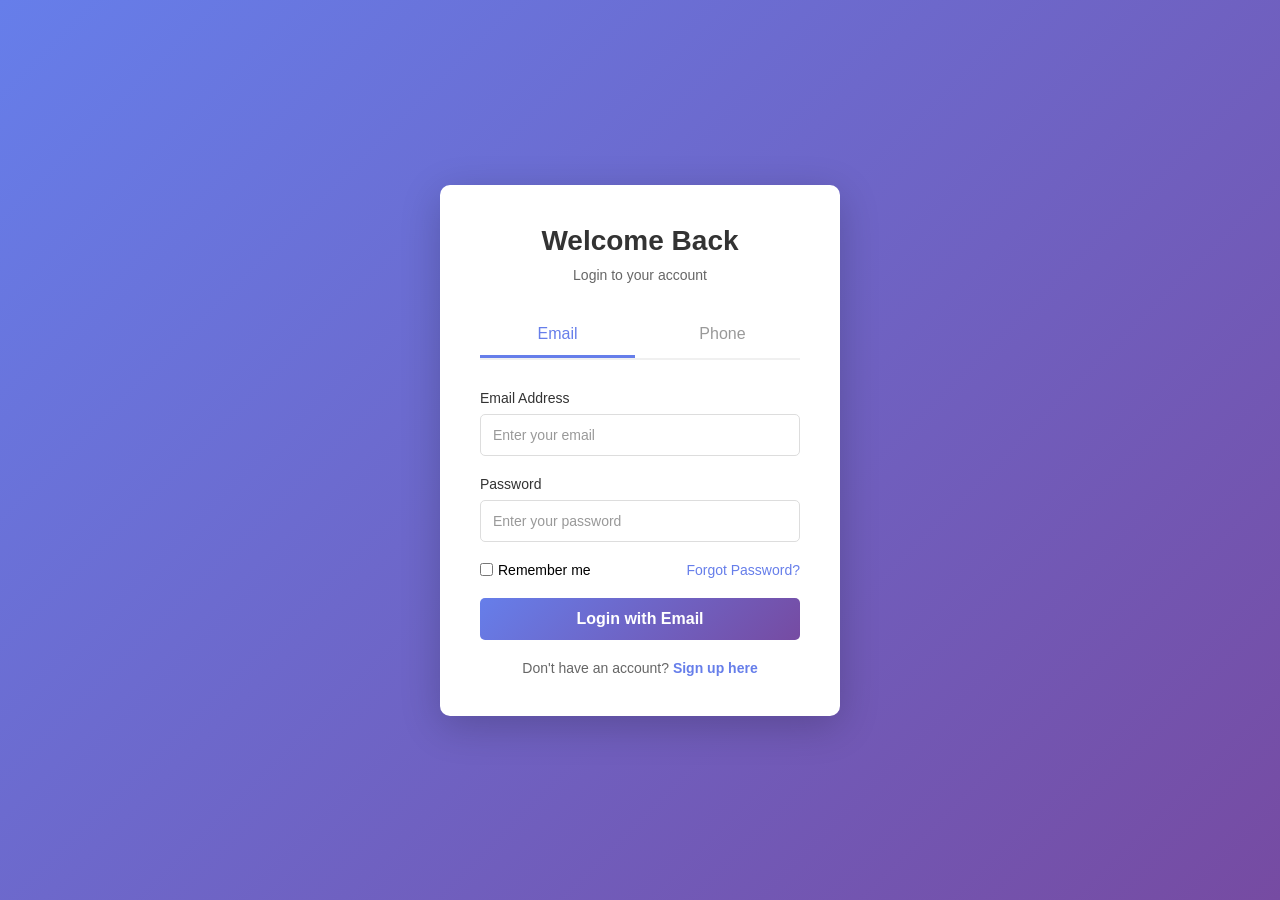
<file: index.html>
<!DOCTYPE html>
<html lang="en">
<head>
    <meta charset="UTF-8">
    <meta name="viewport" content="width=device-width, initial-scale=1.0">
    <title>Login - Phone & Email</title>
    <style>
        * {
            margin: 0;
            padding: 0;
            box-sizing: border-box;
        }

        body {
            font-family: 'Segoe UI', Tahoma, Geneva, Verdana, sans-serif;
            background: linear-gradient(135deg, #667eea 0%, #764ba2 100%);
            min-height: 100vh;
            display: flex;
            justify-content: center;
            align-items: center;
            padding: 20px;
        }

        .container {
            background: white;
            border-radius: 10px;
            box-shadow: 0 10px 40px rgba(0, 0, 0, 0.2);
            max-width: 400px;
            width: 100%;
            padding: 40px;
        }

        .header {
            text-align: center;
            margin-bottom: 30px;
        }

        .header h1 {
            color: #333;
            font-size: 28px;
            margin-bottom: 10px;
        }

        .header p {
            color: #666;
            font-size: 14px;
        }

        .tabs {
            display: flex;
            gap: 10px;
            margin-bottom: 30px;
            border-bottom: 2px solid #f0f0f0;
        }

        .tab-btn {
            flex: 1;
            padding: 12px;
            border: none;
            background: none;
            cursor: pointer;
            font-size: 16px;
            color: #999;
            border-bottom: 3px solid transparent;
            transition: all 0.3s ease;
            font-weight: 500;
        }

        .tab-btn.active {
            color: #667eea;
            border-bottom-color: #667eea;
        }

        .form-group {
            margin-bottom: 20px;
        }

        .form-group label {
            display: block;
            margin-bottom: 8px;
            color: #333;
            font-weight: 500;
            font-size: 14px;
        }

        .form-group input {
            width: 100%;
            padding: 12px;
            border: 1px solid #ddd;
            border-radius: 5px;
            font-size: 14px;
            transition: border-color 0.3s ease;
        }

        .form-group input:focus {
            outline: none;
            border-color: #667eea;
            box-shadow: 0 0 0 3px rgba(102, 126, 234, 0.1);
        }

        .form-group input::placeholder {
            color: #999;
        }

        .remember-forgot {
            display: flex;
            justify-content: space-between;
            align-items: center;
            margin-bottom: 20px;
            font-size: 14px;
        }

        .remember-forgot a {
            color: #667eea;
            text-decoration: none;
            transition: color 0.3s ease;
        }

        .remember-forgot a:hover {
            color: #764ba2;
        }

        .checkbox {
            display: flex;
            align-items: center;
            gap: 5px;
        }

        .checkbox input {
            width: auto;
            cursor: pointer;
        }

        .login-btn {
            width: 100%;
            padding: 12px;
            background: linear-gradient(135deg, #667eea 0%, #764ba2 100%);
            color: white;
            border: none;
            border-radius: 5px;
            font-size: 16px;
            font-weight: 600;
            cursor: pointer;
            transition: transform 0.2s ease, box-shadow 0.2s ease;
        }

        .login-btn:hover {
            transform: translateY(-2px);
            box-shadow: 0 5px 20px rgba(102, 126, 234, 0.4);
        }

        .login-btn:active {
            transform: translateY(0);
        }

        .signup-link {
            text-align: center;
            margin-top: 20px;
            font-size: 14px;
            color: #666;
        }

        .signup-link a {
            color: #667eea;
            text-decoration: none;
            font-weight: 600;
            transition: color 0.3s ease;
        }

        .signup-link a:hover {
            color: #764ba2;
        }

        .tab-content {
            display: none;
        }

        .tab-content.active {
            display: block;
        }

        .error-message {
            color: #e74c3c;
            font-size: 13px;
            margin-top: 5px;
            display: none;
        }

        .success-message {
            color: #27ae60;
            font-size: 13px;
            margin-top: 5px;
            display: none;
        }
    </style>
</head>
<body>
    <div class="container">
        <div class="header">
            <h1>Welcome Back</h1>
            <p>Login to your account</p>
        </div>

        <div class="tabs">
            <button class="tab-btn active" data-tab="email">Email</button>
            <button class="tab-btn" data-tab="phone">Phone</button>
        </div>

        <!-- Email Login Form -->
        <div id="email" class="tab-content active">
            <form id="emailForm">
                <div class="form-group">
                    <label for="email">Email Address</label>
                    <input 
                        type="email" 
                        id="email" 
                        name="email" 
                        placeholder="Enter your email"
                        required
                    >
                    <div class="error-message" id="emailError"></div>
                </div>

                <div class="form-group">
                    <label for="password">Password</label>
                    <input 
                        type="password" 
                        id="password" 
                        name="password" 
                        placeholder="Enter your password"
                        required
                    >
                    <div class="error-message" id="passwordError"></div>
                </div>

                <div class="remember-forgot">
                    <label class="checkbox">
                        <input type="checkbox" name="remember">
                        Remember me
                    </label>
                    <a href="#forgot">Forgot Password?</a>
                </div>

                <button type="submit" class="login-btn">Login with Email</button>
            </form>
        </div>

        <!-- Phone Login Form -->
        <div id="phone" class="tab-content">
            <form id="phoneForm">
                <div class="form-group">
                    <label for="phone">Phone Number</label>
                    <input 
                        type="tel" 
                        id="phone" 
                        name="phone" 
                        placeholder="+1 (555) 000-0000"
                        required
                    >
                    <div class="error-message" id="phoneError"></div>
                </div>

                <div class="form-group">
                    <label for="otp">OTP (One-Time Password)</label>
                    <input 
                        type="text" 
                        id="otp" 
                        name="otp" 
                        placeholder="Enter 6-digit OTP"
                        maxlength="6"
                        required
                    >
                    <div class="error-message" id="otpError"></div>
                </div>

                <div class="remember-forgot">
                    <label class="checkbox">
                        <input type="checkbox" name="rememberPhone">
                        Remember this device
                    </label>
                </div>

                <button type="submit" class="login-btn">Login with Phone</button>
                <p style="text-align: center; margin-top: 15px; font-size: 13px; color: #999;">
                    <a href="#resend" style="color: #667eea; text-decoration: none;">Resend OTP</a>
                </p>
            </form>
        </div>

        <div class="signup-link">
            Don't have an account? <a href="#signup">Sign up here</a>
        </div>
    </div>

    <script>
        // Tab switching
        const tabButtons = document.querySelectorAll('.tab-btn');
        const tabContents = document.querySelectorAll('.tab-content');

        tabButtons.forEach(btn => {
            btn.addEventListener('click', () => {
                const tabName = btn.getAttribute('data-tab');
                
                tabButtons.forEach(b => b.classList.remove('active'));
                tabContents.forEach(content => content.classList.remove('active'));
                
                btn.classList.add('active');
                document.getElementById(tabName).classList.add('active');
            });
        });

        // Email form validation
        const emailForm = document.getElementById('emailForm');
        emailForm.addEventListener('submit', (e) => {
            e.preventDefault();
            
            const email = document.getElementById('email').value;
            const password = document.getElementById('password').value;
            const emailError = document.getElementById('emailError');
            const passwordError = document.getElementById('passwordError');
            
            emailError.style.display = 'none';
            passwordError.style.display = 'none';
            
            let isValid = true;
            
            if (!email || !email.includes('@')) {
                emailError.textContent = 'Please enter a valid email';
                emailError.style.display = 'block';
                isValid = false;
            }
            
            if (!password || password.length < 6) {
                passwordError.textContent = 'Password must be at least 6 characters';
                passwordError.style.display = 'block';
                isValid = false;
            }
            
            if (isValid) {
                alert('Email Login: ' + email);
                // Here you would send data to your backend
            }
        });

        // Phone form validation
        const phoneForm = document.getElementById('phoneForm');
        phoneForm.addEventListener('submit', (e) => {
            e.preventDefault();
            
            const phone = document.getElementById('phone').value;
            const otp = document.getElementById('otp').value;
            const phoneError = document.getElementById('phoneError');
            const otpError = document.getElementById('otpError');
            
            phoneError.style.display = 'none';
            otpError.style.display = 'none';
            
            let isValid = true;
            
            if (!phone || phone.length < 10) {
                phoneError.textContent = 'Please enter a valid phone number';
                phoneError.style.display = 'block';
                isValid = false;
            }
            
            if (!otp || otp.length !== 6) {
                otpError.textContent = 'Please enter a valid 6-digit OTP';
                otpError.style.display = 'block';
                isValid = false;
            }
            
            if (isValid) {
                alert('Phone Login: ' + phone + ' with OTP: ' + otp);
                // Here you would send data to your backend
            }
        });
    </script>
</body>
</html>
</file>
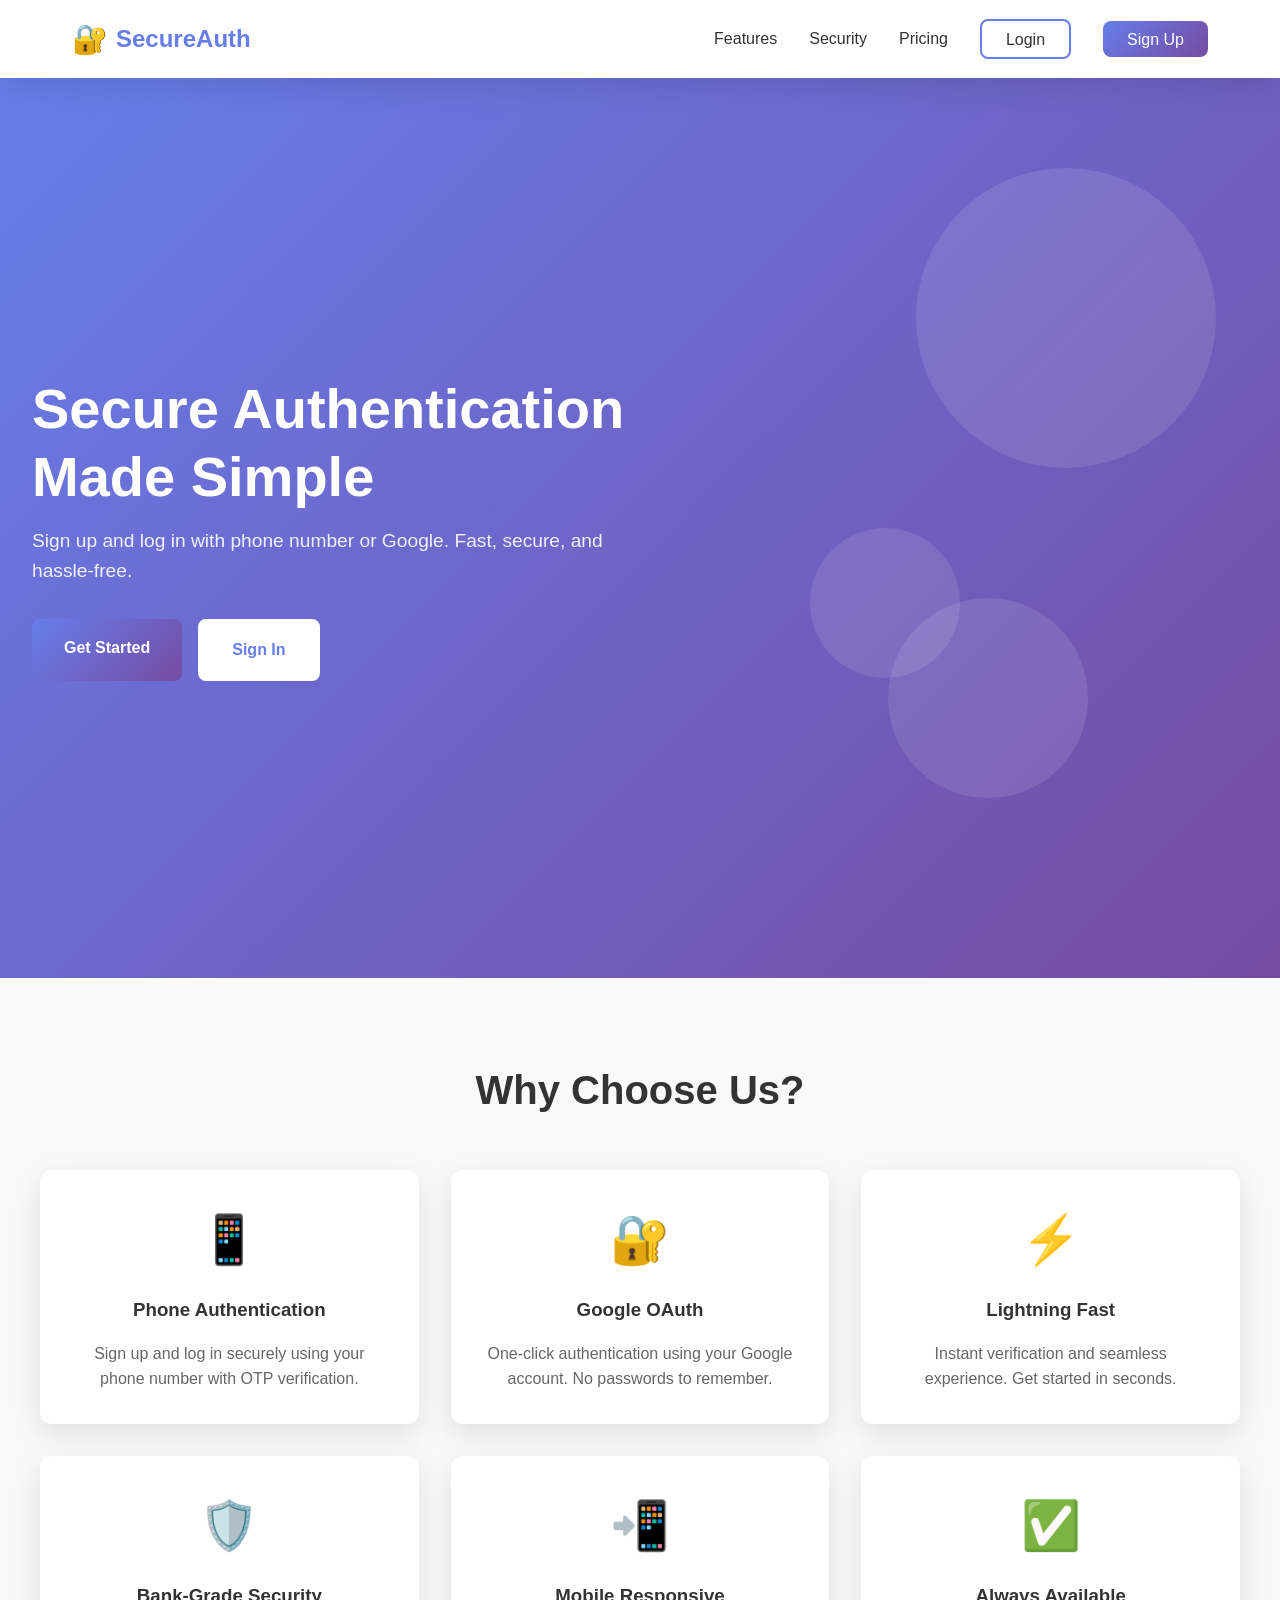
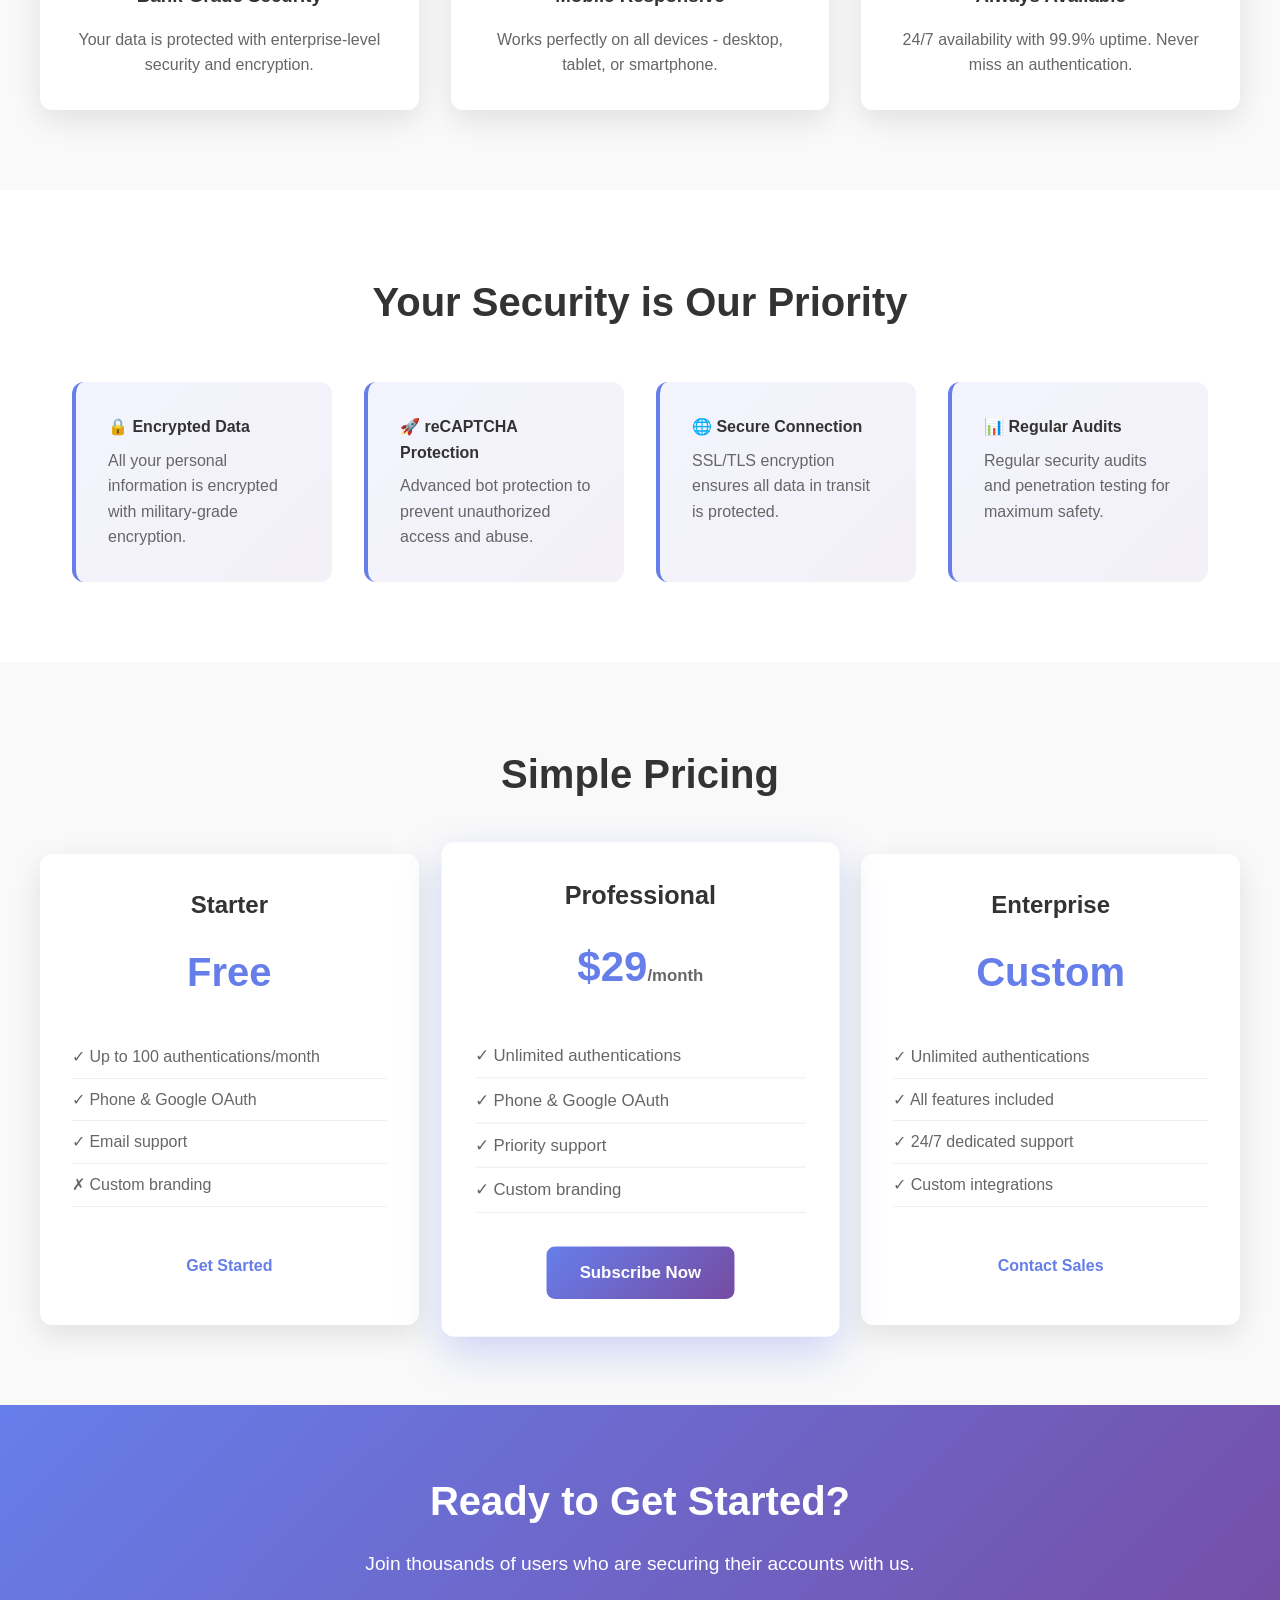
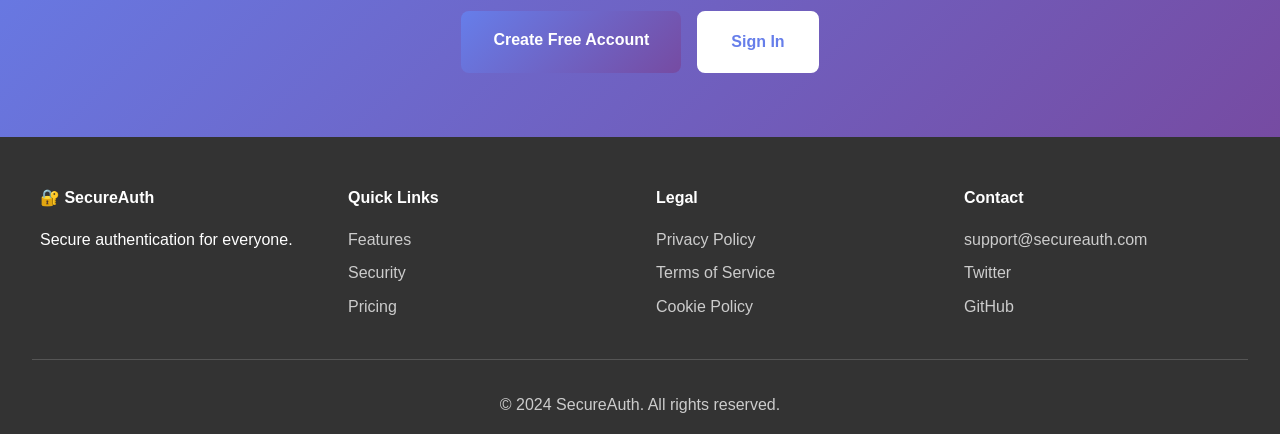
<file: landing.html>
<!DOCTYPE html>
<html lang="en">
<head>
    <meta charset="UTF-8">
    <meta name="viewport" content="width=device-width, initial-scale=1.0">
    <title>Secure Authentication - Welcome</title>
    <link rel="stylesheet" href="landing.css">
</head>
<body>
    <!-- Navigation -->
    <nav class="navbar">
        <div class="nav-container">
            <div class="nav-logo">
                <span class="logo-icon">🔐</span>
                <span>SecureAuth</span>
            </div>
            <ul class="nav-menu">
                <li><a href="#features">Features</a></li>
                <li><a href="#security">Security</a></li>
                <li><a href="#pricing">Pricing</a></li>
                <li><a href="index.html" class="nav-btn login-btn">Login</a></li>
                <li><a href="signup.html" class="nav-btn signup-btn">Sign Up</a></li>
            </ul>
        </div>
    </nav>

    <!-- Hero Section -->
    <section class="hero">
        <div class="hero-content">
            <h1>Secure Authentication Made Simple</h1>
            <p>Sign up and log in with phone number or Google. Fast, secure, and hassle-free.</p>
            <div class="hero-buttons">
                <a href="signup.html" class="btn btn-primary-lg">Get Started</a>
                <a href="index.html" class="btn btn-secondary-lg">Sign In</a>
            </div>
        </div>
        <div class="hero-image">
            <div class="circle circle-1"></div>
            <div class="circle circle-2"></div>
            <div class="circle circle-3"></div>
        </div>
    </section>

    <!-- Features Section -->
    <section class="features" id="features">
        <h2>Why Choose Us?</h2>
        <div class="features-grid">
            <div class="feature-card">
                <div class="feature-icon">📱</div>
                <h3>Phone Authentication</h3>
                <p>Sign up and log in securely using your phone number with OTP verification.</p>
            </div>
            <div class="feature-card">
                <div class="feature-icon">🔐</div>
                <h3>Google OAuth</h3>
                <p>One-click authentication using your Google account. No passwords to remember.</p>
            </div>
            <div class="feature-card">
                <div class="feature-icon">⚡</div>
                <h3>Lightning Fast</h3>
                <p>Instant verification and seamless experience. Get started in seconds.</p>
            </div>
            <div class="feature-card">
                <div class="feature-icon">🛡️</div>
                <h3>Bank-Grade Security</h3>
                <p>Your data is protected with enterprise-level security and encryption.</p>
            </div>
            <div class="feature-card">
                <div class="feature-icon">📲</div>
                <h3>Mobile Responsive</h3>
                <p>Works perfectly on all devices - desktop, tablet, or smartphone.</p>
            </div>
            <div class="feature-card">
                <div class="feature-icon">✅</div>
                <h3>Always Available</h3>
                <p>24/7 availability with 99.9% uptime. Never miss an authentication.</p>
            </div>
        </div>
    </section>

    <!-- Security Section -->
    <section class="security" id="security">
        <div class="security-content">
            <h2>Your Security is Our Priority</h2>
            <div class="security-points">
                <div class="security-item">
                    <h4>🔒 Encrypted Data</h4>
                    <p>All your personal information is encrypted with military-grade encryption.</p>
                </div>
                <div class="security-item">
                    <h4>🚀 reCAPTCHA Protection</h4>
                    <p>Advanced bot protection to prevent unauthorized access and abuse.</p>
                </div>
                <div class="security-item">
                    <h4>🌐 Secure Connection</h4>
                    <p>SSL/TLS encryption ensures all data in transit is protected.</p>
                </div>
                <div class="security-item">
                    <h4>📊 Regular Audits</h4>
                    <p>Regular security audits and penetration testing for maximum safety.</p>
                </div>
            </div>
        </div>
    </section>

    <!-- Pricing Section -->
    <section class="pricing" id="pricing">
        <h2>Simple Pricing</h2>
        <div class="pricing-grid">
            <div class="pricing-card">
                <h3>Starter</h3>
                <p class="price">Free</p>
                <ul class="price-features">
                    <li>✓ Up to 100 authentications/month</li>
                    <li>✓ Phone & Google OAuth</li>
                    <li>✓ Email support</li>
                    <li>✗ Custom branding</li>
                </ul>
                <button class="btn btn-secondary-lg">Get Started</button>
            </div>
            <div class="pricing-card featured">
                <h3>Professional</h3>
                <p class="price">$29<span>/month</span></p>
                <ul class="price-features">
                    <li>✓ Unlimited authentications</li>
                    <li>✓ Phone & Google OAuth</li>
                    <li>✓ Priority support</li>
                    <li>✓ Custom branding</li>
                </ul>
                <button class="btn btn-primary-lg">Subscribe Now</button>
            </div>
            <div class="pricing-card">
                <h3>Enterprise</h3>
                <p class="price">Custom</p>
                <ul class="price-features">
                    <li>✓ Unlimited authentications</li>
                    <li>✓ All features included</li>
                    <li>✓ 24/7 dedicated support</li>
                    <li>✓ Custom integrations</li>
                </ul>
                <button class="btn btn-secondary-lg">Contact Sales</button>
            </div>
        </div>
    </section>

    <!-- CTA Section -->
    <section class="cta">
        <h2>Ready to Get Started?</h2>
        <p>Join thousands of users who are securing their accounts with us.</p>
        <div class="cta-buttons">
            <a href="signup.html" class="btn btn-primary-lg">Create Free Account</a>
            <a href="index.html" class="btn btn-secondary-lg">Sign In</a>
        </div>
    </section>

    <!-- Footer -->
    <footer class="footer">
        <div class="footer-content">
            <div class="footer-section">
                <h4>🔐 SecureAuth</h4>
                <p>Secure authentication for everyone.</p>
            </div>
            <div class="footer-section">
                <h4>Quick Links</h4>
                <ul>
                    <li><a href="#features">Features</a></li>
                    <li><a href="#security">Security</a></li>
                    <li><a href="#pricing">Pricing</a></li>
                </ul>
            </div>
            <div class="footer-section">
                <h4>Legal</h4>
                <ul>
                    <li><a href="#">Privacy Policy</a></li>
                    <li><a href="#">Terms of Service</a></li>
                    <li><a href="#">Cookie Policy</a></li>
                </ul>
            </div>
            <div class="footer-section">
                <h4>Contact</h4>
                <ul>
                    <li><a href="mailto:support@secureauth.com">support@secureauth.com</a></li>
                    <li><a href="#">Twitter</a></li>
                    <li><a href="#">GitHub</a></li>
                </ul>
            </div>
        </div>
        <div class="footer-bottom">
            <p>&copy; 2024 SecureAuth. All rights reserved.</p>
        </div>
    </footer>
</body>
</html>
</file>
<file: landing.css>
/* Landing Page Styles */
* {
    margin: 0;
    padding: 0;
    box-sizing: border-box;
}

:root {
    --primary-color: #667eea;
    --secondary-color: #764ba2;
    --text-dark: #333;
    --text-light: #666;
    --bg-light: #f9f9f9;
    --white: #ffffff;
    --shadow: 0 10px 30px rgba(0, 0, 0, 0.1);
    --transition: all 0.3s ease;
}

body {
    font-family: 'Segoe UI', Tahoma, Geneva, Verdana, sans-serif;
    color: var(--text-dark);
    line-height: 1.6;
}

/* Navigation */
.navbar {
    background: var(--white);
    box-shadow: var(--shadow);
    position: sticky;
    top: 0;
    z-index: 100;
}

.nav-container {
    max-width: 1200px;
    margin: 0 auto;
    padding: 1rem 2rem;
    display: flex;
    justify-content: space-between;
    align-items: center;
}

.nav-logo {
    font-size: 1.5rem;
    font-weight: 700;
    color: var(--primary-color);
    display: flex;
    align-items: center;
    gap: 0.5rem;
}

.logo-icon {
    font-size: 1.8rem;
}

.nav-menu {
    display: flex;
    list-style: none;
    gap: 2rem;
    align-items: center;
}

.nav-menu a {
    text-decoration: none;
    color: var(--text-dark);
    font-weight: 500;
    transition: var(--transition);
}

.nav-menu a:hover {
    color: var(--primary-color);
}

.nav-btn {
    padding: 0.6rem 1.5rem;
    border-radius: 8px;
    font-weight: 600;
}

.login-btn {
    background: transparent;
    color: var(--primary-color);
    border: 2px solid var(--primary-color);
}

.signup-btn {
    background: linear-gradient(135deg, var(--primary-color) 0%, var(--secondary-color) 100%);
    color: var(--white) !important;
}

/* Hero Section */
.hero {
    background: linear-gradient(135deg, var(--primary-color) 0%, var(--secondary-color) 100%);
    color: var(--white);
    padding: 6rem 2rem;
    display: flex;
    align-items: center;
    justify-content: space-between;
    min-height: 100vh;
    position: relative;
    overflow: hidden;
}

.hero-content {
    max-width: 600px;
    z-index: 2;
}

.hero h1 {
    font-size: 3.5rem;
    margin-bottom: 1rem;
    line-height: 1.2;
}

.hero p {
    font-size: 1.2rem;
    margin-bottom: 2rem;
    opacity: 0.9;
}

.hero-buttons {
    display: flex;
    gap: 1rem;
    flex-wrap: wrap;
}

.btn {
    text-decoration: none;
    padding: 0.8rem 1.5rem;
    border-radius: 8px;
    border: none;
    cursor: pointer;
    font-weight: 600;
    transition: var(--transition);
    display: inline-block;
}

.btn-primary-lg {
    background: linear-gradient(135deg, var(--primary-color) 0%, var(--secondary-color) 100%);
    color: var(--white);
    padding: 1rem 2rem;
    font-size: 1rem;
}

.btn-primary-lg:hover {
    transform: translateY(-2px);
    box-shadow: 0 10px 25px rgba(102, 126, 234, 0.4);
}

.btn-secondary-lg {
    background: var(--white);
    color: var(--primary-color);
    padding: 1rem 2rem;
    font-size: 1rem;
    border: 2px solid var(--white);
}

.btn-secondary-lg:hover {
    background: transparent;
    color: var(--white);
    transform: translateY(-2px);
}

.hero-image {
    position: absolute;
    right: 0;
    top: 0;
    width: 50%;
    height: 100%;
    display: flex;
    align-items: center;
    justify-content: center;
}

.circle {
    position: absolute;
    border-radius: 50%;
    opacity: 0.1;
}

.circle-1 {
    width: 300px;
    height: 300px;
    background: var(--white);
    right: 10%;
    top: 10%;
}

.circle-2 {
    width: 200px;
    height: 200px;
    background: var(--white);
    right: 30%;
    bottom: 20%;
}

.circle-3 {
    width: 150px;
    height: 150px;
    background: var(--white);
    right: 50%;
    top: 50%;
}

/* Features Section */
.features {
    padding: 5rem 2rem;
    background: var(--bg-light);
    text-align: center;
}

.features h2 {
    font-size: 2.5rem;
    margin-bottom: 3rem;
    color: var(--text-dark);
}

.features-grid {
    max-width: 1200px;
    margin: 0 auto;
    display: grid;
    grid-template-columns: repeat(auto-fit, minmax(300px, 1fr));
    gap: 2rem;
}

.feature-card {
    background: var(--white);
    padding: 2rem;
    border-radius: 12px;
    box-shadow: var(--shadow);
    transition: var(--transition);
    text-align: center;
}

.feature-card:hover {
    transform: translateY(-10px);
    box-shadow: 0 15px 40px rgba(0, 0, 0, 0.15);
}

.feature-icon {
    font-size: 3rem;
    margin-bottom: 1rem;
}

.feature-card h3 {
    margin-bottom: 1rem;
    color: var(--text-dark);
}

.feature-card p {
    color: var(--text-light);
}

/* Security Section */
.security {
    padding: 5rem 2rem;
    max-width: 1200px;
    margin: 0 auto;
}

.security h2 {
    font-size: 2.5rem;
    margin-bottom: 3rem;
    text-align: center;
}

.security-points {
    display: grid;
    grid-template-columns: repeat(auto-fit, minmax(250px, 1fr));
    gap: 2rem;
}

.security-item {
    background: linear-gradient(135deg, #667eea15 0%, #764ba215 100%);
    padding: 2rem;
    border-radius: 12px;
    border-left: 4px solid var(--primary-color);
}

.security-item h4 {
    margin-bottom: 0.5rem;
    color: var(--text-dark);
}

.security-item p {
    color: var(--text-light);
}

/* Pricing Section */
.pricing {
    padding: 5rem 2rem;
    background: var(--bg-light);
    text-align: center;
}

.pricing h2 {
    font-size: 2.5rem;
    margin-bottom: 3rem;
}

.pricing-grid {
    max-width: 1200px;
    margin: 0 auto;
    display: grid;
    grid-template-columns: repeat(auto-fit, minmax(280px, 1fr));
    gap: 2rem;
}

.pricing-card {
    background: var(--white);
    padding: 2rem;
    border-radius: 12px;
    box-shadow: var(--shadow);
    transition: var(--transition);
}

.pricing-card.featured {
    transform: scale(1.05);
    box-shadow: 0 15px 40px rgba(102, 126, 234, 0.3);
}

.pricing-card h3 {
    font-size: 1.5rem;
    margin-bottom: 1rem;
    color: var(--text-dark);
}

.price {
    font-size: 2.5rem;
    font-weight: 700;
    color: var(--primary-color);
    margin-bottom: 1rem;
}

.price span {
    font-size: 1rem;
    color: var(--text-light);
}

.price-features {
    list-style: none;
    margin: 2rem 0;
    text-align: left;
    color: var(--text-light);
}

.price-features li {
    padding: 0.5rem 0;
    border-bottom: 1px solid #eee;
}

/* CTA Section */
.cta {
    background: linear-gradient(135deg, var(--primary-color) 0%, var(--secondary-color) 100%);
    color: var(--white);
    padding: 4rem 2rem;
    text-align: center;
}

.cta h2 {
    font-size: 2.5rem;
    margin-bottom: 1rem;
}

.cta p {
    font-size: 1.2rem;
    margin-bottom: 2rem;
}

.cta-buttons {
    display: flex;
    gap: 1rem;
    justify-content: center;
    flex-wrap: wrap;
}

/* Footer */
.footer {
    background: var(--text-dark);
    color: var(--white);
    padding: 3rem 2rem 1rem;
}

.footer-content {
    max-width: 1200px;
    margin: 0 auto;
    display: grid;
    grid-template-columns: repeat(auto-fit, minmax(250px, 1fr));
    gap: 2rem;
    margin-bottom: 2rem;
}

.footer-section h4 {
    margin-bottom: 1rem;
}

.footer-section ul {
    list-style: none;
}

.footer-section ul li {
    margin-bottom: 0.5rem;
}

.footer-section a {
    color: #ccc;
    text-decoration: none;
    transition: var(--transition);
}

.footer-section a:hover {
    color: var(--primary-color);
}

.footer-bottom {
    text-align: center;
    padding-top: 2rem;
    border-top: 1px solid #555;
    color: #ccc;
}

/* Responsive */
@media (max-width: 768px) {
    .hero {
        flex-direction: column;
        padding: 3rem 1rem;
        min-height: auto;
    }

    .hero h1 {
        font-size: 2rem;
    }

    .hero-image {
        position: relative;
        width: 100%;
        height: 300px;
        margin-top: 2rem;
    }

    .nav-menu {
        gap: 0.5rem;
        font-size: 0.9rem;
    }

    .features h2,
    .security h2,
    .pricing h2,
    .cta h2 {
        font-size: 2rem;
    }

    .pricing-card.featured {
        transform: scale(1);
    }
}
</file>
